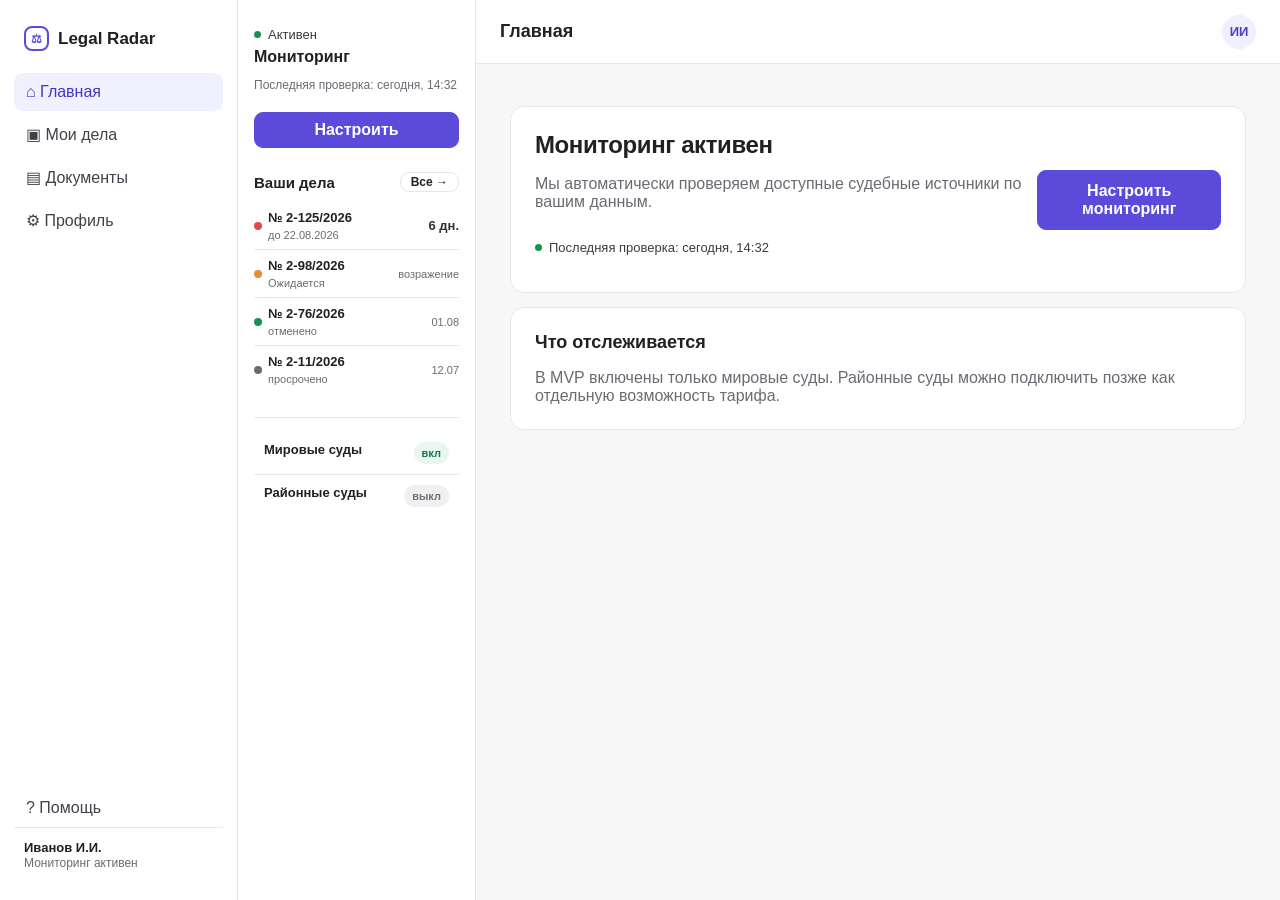
<file: index3.html>
<!doctype html>
<html lang="ru">
<head>
<meta charset="utf-8">
<meta name="viewport" content="width=device-width,initial-scale=1">
<title>Legal Radar — MVP</title>
<style>
:root{
  --bg:#f7f7f8; --panel:#fff; --text:#202123; --muted:#6b6b73;
  --line:#e7e7ea; --accent:#5b4bdb; --accent2:#4d3fd0;
  --danger:#e5484d; --danger-bg:#fff4f4; --success:#159447;
  --sidebar:238px; --radius:14px;
}
*{box-sizing:border-box}
body{margin:0;font-family:-apple-system,BlinkMacSystemFont,"Segoe UI",Inter,Arial,sans-serif;color:var(--text);background:var(--bg)}
button,input,textarea{font:inherit}
button{cursor:pointer}
.app{display:flex;min-height:100vh}

/* ----- ЛЕВЫЙ САЙДБАР (всегда выше средней) ----- */
.sidebar{
  width:var(--sidebar);
  background:#fff;
  border-right:1px solid var(--line);
  padding:18px 14px;
  display:flex;
  flex-direction:column;
  position:fixed;
  inset:0 auto 0 0;
  transition:transform 0.3s ease;
  z-index:30;
}
.brand{font-weight:700;font-size:17px;padding:8px 10px 22px;display:flex;gap:9px;align-items:center}
.logo{width:25px;height:25px;border:2px solid var(--accent);border-radius:8px;display:grid;place-items:center;color:var(--accent);font-size:12px}
.nav{display:grid;gap:4px}
.nav button{border:0;background:transparent;text-align:left;padding:10px 12px;border-radius:9px;color:#42424a}
.nav button.active,.nav button:hover{background:#f1f0ff;color:#4236c8}
.sidebar-bottom{margin-top:auto}
.user{padding:12px 10px;border-top:1px solid var(--line);font-size:13px}
.user b{display:block}.user span{color:var(--muted);font-size:12px}

/* ----- ОСНОВНАЯ СТРУКТУРА ----- */
.main{
  margin-left:var(--sidebar);
  width:calc(100% - var(--sidebar));
  min-height:100vh;
  display:flex;
  transition:margin 0.3s ease, width 0.3s ease;
}
.middle-col{
  width:var(--sidebar);
  flex-shrink:0;
  background:#fff;
  border-right:1px solid var(--line);
  padding:24px 16px;
  overflow-y:auto;
  height:100vh;
  position:sticky;
  top:0;
  transition:transform 0.3s ease; /* для анимации на маленьких */
}
.right-col{
  flex:1;
  min-height:100vh;
  background:var(--bg);
}

/* ----- ТОПБАР ----- */
.topbar{
  height:64px;
  border-bottom:1px solid var(--line);
  background:rgba(255,255,255,.85);
  display:flex;
  align-items:center;
  justify-content:space-between;
  padding:0 24px;
  position:sticky;
  top:0;
  z-index:5;
  backdrop-filter:blur(10px);
}
.topbar-left{
  display:flex;
  align-items:center;
  gap:10px;
}
.btn-icon{
  background:transparent;
  border:0;
  font-size:24px;
  line-height:1;
  padding:4px 6px;
  cursor:pointer;
  color:#42424a;
  display:none;
}
.btn-icon:hover{color:#202123}
.topbar h1{font-size:18px;margin:0}

/* Навигация в топбаре (для средних экранов) */
.topbar-nav{
  display:flex;
  gap:6px;
  align-items:center;
}
.topbar-nav button{
  border:0;
  background:transparent;
  padding:6px 12px;
  border-radius:6px;
  color:#42424a;
  font-size:13px;
  white-space:nowrap;
}
.topbar-nav button.active,
.topbar-nav button:hover{
  background:#f1f0ff;
  color:#4236c8;
}
.avatar{
  width:34px;height:34px;border-radius:50%;
  background:#efefff;color:#4a3fc7;
  display:grid;place-items:center;
  font-weight:700;font-size:13px;
  flex-shrink:0;
}

/* Выпадающее меню для мобилок (дублирует левый сайдбар) */
.mobile-nav{
  display:none;
  position:absolute;
  top:64px;
  left:0;
  right:0;
  background:#fff;
  border-bottom:1px solid var(--line);
  box-shadow:0 8px 16px rgba(0,0,0,.08);
  padding:8px 0;
  z-index:20;
}
.mobile-nav button{
  display:block;
  width:100%;
  border:0;
  background:transparent;
  text-align:left;
  padding:12px 24px;
  font-size:15px;
  color:#42424a;
}
.mobile-nav button.active,
.mobile-nav button:hover{
  background:#f1f0ff;
  color:#4236c8;
}
.mobile-nav.open{display:block}

/* ----- ЗАТЕМНЕНИЕ (оверлей) ----- */
#overlay{
  position:fixed;
  top:0;
  left:0;
  width:100%;
  height:100%;
  background:rgba(0,0,0,0.3);
  z-index:15;
  display:none;
  cursor:pointer;
}

/* ----- КНОПКА ОТКРЫТИЯ ЛЕВОГО ВНУТРИ СРЕДНЕЙ ----- */
.middle-col .open-left-btn{
  background:transparent;
  border:0;
  font-size:20px;
  padding:4px 8px;
  cursor:pointer;
  color:#42424a;
  display:inline-block;
  margin-bottom:10px;
}
.middle-col .open-left-btn:hover{color:#202123}

/* ----- АДАПТИВНОСТЬ ----- */

/* 1. Большие экраны (≥1024px) — все три колонки видны */
@media (min-width:1024px){
  .sidebar{
    transform:translateX(0);
    pointer-events:auto;
  }
  .main{
    margin-left:var(--sidebar);
    width:calc(100% - var(--sidebar));
  }
  .middle-col{
    display:block;
    width:var(--sidebar);
    transform:translateX(0); /* статична */
    pointer-events:auto;
  }
  .topbar-nav{display:none}
  .btn-icon{display:none}
  .middle-col .open-left-btn{display:none}
  .mobile-nav{display:none !important}
}

/* 2. Средние экраны (768–1023px) — левый скрыт, средняя видна */
@media (min-width:768px) and (max-width:1023px){
  .sidebar{
    transform:translateX(-100%);
    pointer-events:none;
  }
  .sidebar.open{
    transform:translateX(0);
    pointer-events:auto;
  }
  .main{
    margin-left:0;
    width:100%;
  }
  .middle-col{
    display:block;
    width:var(--sidebar);
    position:sticky;
    transform:translateX(0);
    pointer-events:auto;
  }
  .topbar-nav{display:flex}
  .btn-icon{display:none}
  .middle-col .open-left-btn{display:inline-block}
  .mobile-nav{display:none !important}
}

/* 3. Маленькие экраны (<768px) — обе колонки скрыты, средняя как оверлей с анимацией */
@media (max-width:767px){
  .sidebar{
    transform:translateX(-100%);
    pointer-events:none;
  }
  .sidebar.open{
    transform:translateX(0);
    pointer-events:auto;
  }
  .main{
    margin-left:0;
    width:100%;
  }
  .middle-col{
    display:block; /* всегда блок */
    position:fixed;
    top:0;
    left:0;
    height:100vh;
    width:var(--sidebar);
    z-index:20;
    background:#fff;
    transform:translateX(-100%);
    transition:transform 0.3s ease;
    overflow-y:auto;
    padding:24px 16px;
    border-right:1px solid var(--line);
    pointer-events:none; /* блокируем клики, когда скрыта */
  }
  .middle-col.open{
    transform:translateX(0);
    pointer-events:auto;
  }
  .topbar-nav{display:none}
  .btn-icon{display:inline-block}
  .middle-col .open-left-btn{display:inline-block}
  .mobile-nav{display:none}
}

/* ----- ОБЩИЕ СТИЛИ КОНТЕНТА (без изменений) ----- */
.content{max-width:1040px;margin:0 auto;padding:42px 34px 70px}
.screen{display:none}.screen.active{display:block}
.muted{color:var(--muted)} .small{font-size:13px}
.card{background:var(--panel);border:1px solid var(--line);border-radius:var(--radius);padding:24px}
h2{font-size:28px;margin:0 0 10px;letter-spacing:-.4px} h3{margin:0 0 10px;font-size:18px}
.btn{border:1px solid var(--line);background:#fff;color:var(--text);padding:11px 17px;border-radius:9px;font-weight:600}
.btn.primary{background:var(--accent);border-color:var(--accent);color:#fff}
.btn.primary:hover{background:var(--accent2)}
.btn.full{width:100%}
.actions{display:flex;gap:10px;justify-content:flex-end;margin-top:24px}
.status{display:inline-flex;align-items:center;gap:7px;font-size:13px;color:#3b3b42}
.dot{width:7px;height:7px;border-radius:50%;background:var(--success)}
.info-grid{display:grid;grid-template-columns:1fr 1fr;gap:14px;margin-top:22px}
.case-list{margin-top:28px}
.case-row{display:grid;grid-template-columns:10px 1fr auto;gap:14px;align-items:center;padding:15px 0;border-bottom:1px solid var(--line)}
.case-row:last-child{border-bottom:0}
.case-dot{width:8px;height:8px;border-radius:50%;background:#6b6b73}
.case-dot.red{background:#e5484d}
.case-dot.orange{background:#e98c2e}
.case-dot.green{background:#159447}
.case-title{font-weight:650;font-size:14px}
.case-meta{font-size:12px;color:var(--muted);margin-top:4px}
.case-side{text-align:right;font-size:12px;color:var(--muted)}
.case-side strong{display:block;font-size:14px;color:#303038}
.badge-new{background:#ffe7e8;color:#c9363d}
.badge-filed{background:#fff0df;color:#ad671c}
.badge-cancelled{background:#e7f8ee;color:#187848}
.badge-overdue{background:#f0f0f2;color:#65656d}
.scope-grid{display:grid;grid-template-columns:1fr 1fr;gap:14px;margin-top:18px}
.scope-item{border:1px solid var(--line);border-radius:12px;padding:16px}
.scope-head{display:flex;justify-content:space-between;gap:12px}
.scope-item b{font-size:14px}
.scope-item p{margin:7px 0 0;font-size:12px;color:var(--muted)}
.pill{font-size:11px;padding:5px 8px;border-radius:999px;font-weight:700}
.pill.on{background:#e8f8ef;color:#187848}
.pill.off{background:#f0f0f2;color:#707079}
.consent{display:flex;gap:10px;align-items:flex-start;background:#f7f5ff;border:1px solid #dedaff;border-radius:10px;padding:13px;font-size:13px;margin-top:14px}
.consent input{width:auto;margin-top:3px}
.timer{border:1px solid #f3c7c9;background:var(--danger-bg);border-radius:12px;padding:15px 17px;min-width:190px;text-align:left}
.timer .label{font-size:12px;color:#5e5960}
.timer .days{font-size:27px;font-weight:750;color:#d3343d;line-height:1.05;margin-top:3px}
.timer .date{font-size:12px;color:var(--muted);margin-top:4px}
.info{padding:18px;border:1px solid var(--line);border-radius:12px;text-align:left}
.info b{display:block;margin-bottom:7px;font-size:14px}
.info span{font-size:13px;color:var(--muted)}
.alert{border:1px solid #f3c7c9;background:var(--danger-bg);border-radius:14px;padding:25px;margin-bottom:22px}
.alert-head{display:flex;gap:14px;align-items:flex-start}
.alert-icon{width:36px;height:36px;border-radius:50%;background:#ffe1e2;color:var(--danger);display:grid;place-items:center;font-weight:800}
.alert h2{font-size:21px;margin:2px 0 6px}
.alert p{margin:0;color:var(--muted);font-size:14px}
.kv{display:grid;grid-template-columns:170px 1fr;gap:13px 20px;margin:24px 0;font-size:14px}
.kv dt{color:var(--muted)}
.kv dd{margin:0;font-weight:600}
.notice{background:#f6f6f8;border:1px solid var(--line);border-radius:10px;padding:13px 15px;font-size:13px;color:#4d4d55}
.detail-actions{display:flex;justify-content:space-between;align-items:center;gap:12px;margin-top:20px}
.form-card{max-width:900px;margin:30px auto}
.steps{display:flex;gap:26px;border-bottom:1px solid var(--line);padding-bottom:18px;margin-bottom:28px;font-size:13px;color:var(--muted)}
.step.active{color:var(--accent);font-weight:700}
.step.done{color:#159447}
label{display:block;font-size:13px;font-weight:600;margin:18px 0 7px}
input,textarea{width:100%;border:1px solid #dcdce1;border-radius:9px;padding:11px 12px;background:#fff;outline:none}
input:focus,textarea:focus{border-color:#8c82e8;box-shadow:0 0 0 3px #eeeaff}
.radio{display:flex;align-items:center;gap:10px;padding:13px 14px;border:1px solid var(--line);border-radius:9px;margin:8px 0;cursor:pointer}
.radio.selected{border-color:#9d95eb;background:#f7f5ff}
.radio input{width:auto}
.result{text-align:center;max-width:760px;margin:40px auto}
.check{width:72px;height:72px;border-radius:50%;background:#e8f8ef;color:#159447;display:grid;place-items:center;font-size:34px;margin:0 auto 22px}
.file{display:flex;align-items:center;justify-content:space-between;border:1px solid var(--line);padding:15px 17px;border-radius:10px;text-align:left;margin:26px 0}
.file strong{display:block;font-size:14px}
.file span{font-size:12px;color:var(--muted)}
.instruction{max-width:820px;margin:30px auto}
.instruction-row{display:flex;gap:15px;padding:18px 0;border-bottom:1px solid var(--line)}
.num{width:32px;height:32px;border-radius:9px;background:#f0efff;color:#4c40cc;display:grid;place-items:center;font-weight:700;flex:none}
.case{max-width:900px;margin:30px auto}
.case-card{margin-top:18px}
.badge{display:inline-block;font-size:11px;padding:4px 7px;border-radius:6px;background:#ffe7e8;color:#c9363d;margin-left:8px}
</style>
</head>
<body>
<div class="app">

<!-- ЛЕВЫЙ САЙДБАР -->
<aside class="sidebar" id="sidebar">
  <div class="brand"><div class="logo">⚖</div><span>Legal Radar</span></div>
  <nav class="nav" id="sidebarNav">
    <button class="active" data-screen="home">⌂ <span>Главная</span></button>
    <button data-screen="cases">▣ <span>Мои дела</span></button>
    <button data-screen="documents">▤ <span>Документы</span></button>
    <button data-screen="settings">⚙ <span>Профиль</span></button>
  </nav>
  <div class="sidebar-bottom">
    <div class="nav"><button data-screen="help">? <span>Помощь</span></button></div>
    <div class="user"><div><b>Иванов И.И.</b><span>Мониторинг активен</span></div></div>
  </div>
</aside>

<!-- ЗАТЕМНЕНИЕ -->
<div id="overlay"></div>

<!-- ОСНОВНАЯ ЧАСТЬ -->
<div class="main">
  <!-- СРЕДНЯЯ КОЛОНКА -->
  <div class="middle-col" id="middleCol">
    <button class="btn-icon" id="openLeftBtn" aria-label="Открыть навигацию">&larr;</button>
    <!-- <button class="open-left-btn" id="openLeftBtn" aria-label="Открыть нlвигацию">&larr; Навигация</button> -->

    <div style="margin-bottom:24px">
      <div class="status"><span class="dot"></span> Активен</div>
      <p style="font-weight:600;font-size:16px;margin:6px 0 2px">Мониторинг</p>
      <p class="muted" style="font-size:12px">Последняя проверка: сегодня, 14:32</p>
      <button class="btn primary full" style="margin-top:8px;padding:8px" onclick="show('monitor')">Настроить</button>
    </div>
    <div>
      <div style="display:flex;justify-content:space-between;align-items:center">
        <h3 style="font-size:15px;margin:0">Ваши дела</h3>
        <button class="btn" style="padding:2px 10px;font-size:12px" onclick="show('cases')">Все →</button>
      </div>
      <div style="margin-top:10px">
        <div class="case-row" style="padding:8px 0;grid-template-columns:6px 1fr auto;gap:8px">
          <span class="case-dot red"></span>
          <div><div class="case-title" style="font-size:13px">№ 2-125/2026</div><div class="case-meta" style="font-size:11px">до 22.08.2026</div></div>
          <div class="case-side" style="font-size:11px"><strong style="font-size:13px">6 дн.</strong></div>
        </div>
        <div class="case-row" style="padding:8px 0;grid-template-columns:6px 1fr auto;gap:8px">
          <span class="case-dot orange"></span>
          <div><div class="case-title" style="font-size:13px">№ 2-98/2026</div><div class="case-meta" style="font-size:11px">Ожидается</div></div>
          <div class="case-side" style="font-size:11px">возражение</div>
        </div>
        <div class="case-row" style="padding:8px 0;grid-template-columns:6px 1fr auto;gap:8px">
          <span class="case-dot green"></span>
          <div><div class="case-title" style="font-size:13px">№ 2-76/2026</div><div class="case-meta" style="font-size:11px">отменено</div></div>
          <div class="case-side" style="font-size:11px">01.08</div>
        </div>
        <div class="case-row" style="padding:8px 0;grid-template-columns:6px 1fr auto;gap:8px;border-bottom:0">
          <span class="case-dot"></span>
          <div><div class="case-title" style="font-size:13px">№ 2-11/2026</div><div class="case-meta" style="font-size:11px">просрочено</div></div>
          <div class="case-side" style="font-size:11px">12.07</div>
        </div>
      </div>
    </div>
    <div style="margin-top:24px;border-top:1px solid var(--line);padding-top:14px">
      <div class="scope-item" style="padding:10px;border:0;border-bottom:1px solid var(--line);border-radius:0">
        <div class="scope-head"><b style="font-size:13px">Мировые суды</b><span class="pill on">вкл</span></div>
      </div>
      <div class="scope-item" style="padding:10px;border:0">
        <div class="scope-head"><b style="font-size:13px">Районные суды</b><span class="pill off">выкл</span></div>
      </div>
    </div>
  </div>

  <!-- ПРАВАЯ КОЛОНКА -->
  <div class="right-col">
    <header class="topbar">
      <div class="topbar-left">
        <button class="btn-icon" id="toggleMiddleBtn" aria-label="Открыть сводку">&larr;</button>
        <h1 id="pageTitle">Главная</h1>
      </div>
      <div class="topbar-nav" id="topbarNav">
        <button class="active" data-screen="home">Главная</button>
        <button data-screen="cases">Дела</button>
        <button data-screen="documents">Документы</button>
        <button data-screen="settings">Профиль</button>
        <button data-screen="help">Помощь</button>
      </div>
      <div class="avatar">ИИ</div>
    </header>

    <!-- Выпадающее меню для мобилок -->
    <div class="mobile-nav" id="mobileNav">
      <button class="active" data-screen="home">⌂ Главная</button>
      <button data-screen="cases">▣ Мои дела</button>
      <button data-screen="documents">▤ Документы</button>
      <button data-screen="settings">⚙ Профиль</button>
      <button data-screen="help">? Помощь</button>
    </div>

    <!-- СЕКЦИИ (без изменений) -->
    <section id="home" class="screen active">
    <div class="content">
      <div class="card">
        <div class="detail-actions" style="margin-top:0">
          <div>
            <h2 style="font-size:24px">Мониторинг активен</h2>
            <p class="muted">Мы автоматически проверяем доступные судебные источники по вашим данным.</p>
            <p class="status"><span class="dot"></span> Последняя проверка: сегодня, 14:32</p>
          </div>
          <button class="btn primary" onclick="show('monitor')">Настроить мониторинг</button>
        </div>
      </div>
      <div class="card" style="margin-top:14px">
        <h3>Что отслеживается</h3>
        <p class="muted" style="margin-bottom:0">В MVP включены только мировые суды. Районные суды можно подключить позже как отдельную возможность тарифа.</p>
      </div>
      <div id="monitor" class="card form-card" style="display:none">
        <h2>Подключить мониторинг</h2><p class="muted">Заполните данные один раз — дальше сервис будет проверять источники автоматически.</p>
        <label>Фамилия</label><input placeholder="Иванов">
        <label>Имя</label><input placeholder="Иван">
        <label>Отчество</label><input placeholder="Иванович">
        <label>Дата рождения</label><input type="date">
        <label>Регион</label><input placeholder="Москва и Московская область">
        <label class="consent"><input type="checkbox" checked> <span>Я даю согласие на обработку моих персональных данных для мониторинга судебных событий, подготовки документов и направления их в суд в рамках выбранных мной действий.</span></label>
        <div class="actions"><button class="btn" onclick="show('home')">Отмена</button><button class="btn primary" onclick="show('home')">Начать мониторинг</button></div>
      </div>
    </div>
    </section>

    <section id="alert" class="screen">
    <div class="content">
      <div class="alert">
        <div class="detail-actions" style="margin-top:0;align-items:flex-start">
          <div class="alert-head"><div class="alert-icon">!</div><div><h2>Обнаружен судебный приказ</h2><p>Новое событие · обнаружено сегодня</p></div></div>
          <div class="timer"><div class="label">Срок для возражений</div><div class="days">6 дней</div><div class="date">до 22.08.2026 включительно</div></div>
        </div>
        <dl class="kv">
          <dt>Суд</dt><dd>Мировой судья судебного участка №125 г. Москвы</dd>
          <dt>Дата приказа</dt><dd>12.08.2026</dd>
          <dt>Взыскатель</dt><dd>ООО «Долг Сервис»</dd>
          <dt>Сумма взыскания</dt><dd>47 830 ₽</dd>
          <dt>Номер дела</dt><dd>2-125/2026</dd>
        </dl>
        <div class="notice">Если вы не согласны с требованиями взыскателя, вы можете подать возражения относительно исполнения судебного приказа.</div>
        <div class="detail-actions"><button class="btn" onclick="show('cases')">Посмотреть источник ↗</button><button class="btn primary" onclick="show('prepare')">Подготовить возражение</button></div>
      </div>
    </div>
    </section>

    <section id="prepare" class="screen">
    <div class="content"><div class="card form-card">
      <div class="steps"><span class="step active">1 Данные</span><span class="step">2 Подтверждение</span><span class="step">3 Документ</span></div>
      <h2>Подготовка возражения</h2><p class="muted">Мы подставим эти данные в документ. Вы сможете проверить его перед отправкой.</p>
      <div class="info" style="margin-top:20px;text-align:left"><b>Суд</b><span>Мировой судья судебного участка №125 г. Москвы</span><br><b style="margin-top:12px">Дело</b><span>2-125/2026 · ООО «Долг Сервис» · 47 830 ₽</span></div>
      <label>ФИО</label><input value="Иванов Иван Иванович">
      <label>Дата рождения</label><input value="15.05.1987">
      <label>Адрес регистрации</label><input value="г. Москва, ул. Ленина, д. 1, кв. 1">
      <label class="consent"><input type="checkbox" checked> <span>Я даю согласие на обработку моих персональных данных для подготовки возражения и направления его в суд. Согласие действует до его отзыва.</span></label>
      <label>Вы не согласны с требованиями взыскателя?</label>
      <label class="radio selected"><input type="radio" name="q" checked> Да, не согласен</label>
      <label class="radio"><input type="radio" name="q"> Частично не согласен</label>
      <label class="radio"><input type="radio" name="q"> Не знаю</label>
      <label>Хотите что-то добавить? <span class="muted">(необязательно)</span></label>
      <textarea rows="3" placeholder="Например: я уже оплатил задолженность, не получал документы и т. п."></textarea>
      <div class="actions"><button class="btn" onclick="show('alert')">Назад</button><button class="btn primary" onclick="show('result')">Подготовить документ</button></div>
    </div></div>
    </section>

    <section id="result" class="screen">
    <div class="content"><div class="card result">
      <div class="check">✓</div><h2>Возражение подготовлено</h2>
      <p class="muted">Документ сформирован на основании данных вашего судебного приказа.</p>
      <div class="file"><div><strong>Возражение относительно исполнения судебного приказа.pdf</strong><span>PDF · 78 КБ</span></div><button class="btn">↓ Скачать</button></div>
      <h3 style="text-align:left">Что делать дальше</h3>
      <div class="instruction-row" style="text-align:left"><div class="num">1</div><div>Скачайте документ.</div></div>
      <div class="instruction-row" style="text-align:left"><div class="num">2</div><div>Подпишите его.</div></div>
      <div class="instruction-row" style="text-align:left"><div class="num">3</div><div>Направьте в суд одним из способов, указанных в инструкции.</div></div>
      <div class="actions"><button class="btn" onclick="show('instruction')">Показать инструкцию</button><button class="btn primary">Скачать документ</button></div>
    </div></div>
    </section>

    <section id="instruction" class="screen">
    <div class="content"><div class="card instruction">
      <h2>Как направить возражение в суд</h2><p class="muted">Выберите удобный способ.</p>
      <div class="instruction-row"><div class="num">1</div><div><b>Лично в канцелярию суда</b><br><span class="muted">Отнесите 2 экземпляра возражения в канцелярию суда. На вашем экземпляре поставят отметку о принятии.</span></div></div>
      <div class="instruction-row"><div class="num">2</div><div><b>Почтой России</b><br><span class="muted">Отправьте заказным письмом с описью вложения и уведомлением о вручении.</span></div></div>
      <div class="instruction-row"><div class="num">3</div><div><b>Через ГАС «Правосудие»</b><br><span class="muted">Если суд принимает документы в электронном виде, используйте соответствующий сервис.</span></div></div>
      <div class="notice" style="margin-top:20px"><b>Важно:</b> срок подачи возражений зависит от даты получения судебного приказа. Если срок пропущен, могут потребоваться дополнительные действия.</div>
      <div class="actions"><button class="btn" onclick="show('result')">Назад</button><button class="btn primary">Скачать инструкцию PDF</button></div>
    </div></div>
    </section>

    <section id="cases" class="screen">
    <div class="content"><h2>Мои дела</h2><p class="muted">История найденных судебных приказов.</p>
    <div class="card case-card">
      <div class="case-row"><span class="case-dot red"></span><div><div class="case-title">№ 2-125/2026 <span class="badge badge-new">Новое</span></div><div class="case-meta">Участок №125 · 12.08.2026 · 47 830 ₽</div></div><div class="case-side"><strong>6 дней</strong>до 22.08.2026</div></div>
      <div class="case-row"><span class="case-dot orange"></span><div><div class="case-title">№ 2-98/2026 <span class="badge badge-filed">Подано возражение</span></div><div class="case-meta">Участок №98 · 05.08.2026 · 18 400 ₽</div></div><div class="case-side">Ожидается отмена</div></div>
      <div class="case-row"><span class="case-dot green"></span><div><div class="case-title">№ 2-76/2026 <span class="badge badge-cancelled">Отменено</span></div><div class="case-meta">Участок №76 · 21.07.2026 · 22 150 ₽</div></div><div class="case-side">Отменено 01.08.2026</div></div>
      <div class="case-row"><span class="case-dot"></span><div><div class="case-title">№ 2-11/2026 <span class="badge badge-overdue">Просрочено</span></div><div class="case-meta">Участок №11 · 02.07.2026 · 7 600 ₽</div></div><div class="case-side">Просрочено 12.07.2026</div></div>
    </div>
    </div></section>

    <section id="documents" class="screen"><div class="content"><h2>Документы</h2><p class="muted">Здесь будут ваши подготовленные документы.</p><div class="card" style="margin-top:20px"><div class="file" style="margin:0"><div><strong>Возражение относительно исполнения судебного приказа.pdf</strong><span>Подготовлено сегодня</span></div><button class="btn">↓</button></div></div></div></section>
    <section id="settings" class="screen"><div class="content"><h2>Профиль</h2><p class="muted">Ваши данные и разрешения.</p>
    <div class="card" style="margin-top:20px">
      <div class="detail-actions" style="margin-top:0"><h3>Персональные данные</h3><button class="btn">Редактировать</button></div>
      <dl class="kv"><dt>ФИО</dt><dd>Иванов Иван Иванович</dd><dt>Дата рождения</dt><dd>15.05.1987</dd><dt>Адрес регистрации</dt><dd>г. Москва, ул. Ленина, д. 1, кв. 1</dd></dl>
    </div>
    <div class="card" style="margin-top:14px">
      <h3>Согласие на обработку данных</h3>
      <p class="muted">Согласие дано 16.08.2026 для мониторинга судебных событий, подготовки и направления документов.</p>
      <div class="status"><span class="dot"></span> Согласие активно</div>
      <div class="actions"><button class="btn">Отозвать согласие</button></div>
    </div>
    <div class="card" style="margin-top:14px">
      <h3>Тариф и мониторинг</h3>
      <div class="scope-grid">
        <div class="scope-item"><div class="scope-head"><b>Мировые суды</b><span class="pill on">Включено</span></div><p>Активно в текущем тарифе.</p></div>
        <div class="scope-item"><div class="scope-head"><b>Районные суды</b><span class="pill off">Не включено</span></div><p>Подключение доступно в расширенном тарифе.</p></div>
      </div>
    </div>
    </div></section>
    <section id="help" class="screen"><div class="content"><h2>Помощь</h2><div class="card" style="margin-top:20px"><h3>Как работает Legal Radar?</h3><p class="muted">Сервис отслеживает доступные судебные источники, сообщает о новых событиях и помогает подготовить документы по стандартным сценариям.</p></div></div></section>
  </div> <!-- /right-col -->
</div> <!-- /main -->
</div> <!-- /app -->

<script>
const titles={home:"Главная",alert:"Новое событие",prepare:"Подготовка возражения",result:"Документ готов",instruction:"Инструкция",cases:"Мои дела",documents:"Документы",settings:"Профиль",help:"Помощь",monitor:"Подключить мониторинг"};

function show(id){
  document.querySelectorAll(".screen").forEach(s=>s.classList.remove("active"));
  const el=document.getElementById(id); if(el) el.classList.add("active");
  document.getElementById("pageTitle").textContent=titles[id]||"Legal Radar";
  document.querySelectorAll(".nav button, .topbar-nav button, .mobile-nav button").forEach(b=>{
    b.classList.toggle("active", b.dataset.screen===id);
  });
  if(id==="monitor") document.getElementById("monitor").style.display="block";
  window.scrollTo({top:0,behavior:"smooth"});
  document.getElementById("mobileNav").classList.remove("open");
}

// Навигация по клику на кнопки
document.querySelectorAll(".nav button, .topbar-nav button, .mobile-nav button").forEach(b=>{
  b.addEventListener("click", ()=>{
    show(b.dataset.screen);
    if (window.innerWidth < 1024) {
      closeAllPanels();
    }
  });
});

// ----- УПРАВЛЕНИЕ ПАНЕЛЯМИ -----
const sidebar = document.getElementById('sidebar');
const middleCol = document.getElementById('middleCol');
const overlay = document.getElementById('overlay');
const toggleMiddleBtn = document.getElementById('toggleMiddleBtn');
const openLeftBtn = document.getElementById('openLeftBtn');

function closeAllPanels() {
  sidebar.classList.remove('open');
  middleCol.classList.remove('open');
  overlay.style.display = 'none';
}

// Переключение средней панели (только на маленьких)
function toggleMiddle() {
  const width = window.innerWidth;
  if (width >= 1024) return;
  if (width >= 768) return;
  if (middleCol.classList.contains('open')) {
    closeAllPanels();
  } else {
    closeAllPanels();
    middleCol.classList.add('open');
    overlay.style.display = 'block';
  }
}

// Переключение левой панели (исправлено: на средних не добавляем класс open средней)
function toggleLeft() {
  const width = window.innerWidth;
  if (width >= 1024) return;
  if (sidebar.classList.contains('open')) {
    sidebar.classList.remove('open');
    if (!middleCol.classList.contains('open')) {
      overlay.style.display = 'none';
    } else {
      overlay.style.display = 'block';
    }
  } else {
    if (width < 768 && !middleCol.classList.contains('open')) {
      middleCol.classList.add('open');
    }
    sidebar.classList.add('open');
    overlay.style.display = 'block';
  }
}

function handleOverlayClick(e) {
  e.stopPropagation();
  if (sidebar.classList.contains('open')) {
    sidebar.classList.remove('open');
    if (!middleCol.classList.contains('open')) {
      overlay.style.display = 'none';
    }
  } else if (middleCol.classList.contains('open')) {
    middleCol.classList.remove('open');
    overlay.style.display = 'none';
  } else {
    overlay.style.display = 'none';
  }
}

toggleMiddleBtn.addEventListener('click', toggleMiddle);
openLeftBtn.addEventListener('click', toggleLeft);
overlay.addEventListener('click', handleOverlayClick);

window.addEventListener('resize', function() {
  const width = window.innerWidth;
  if (width >= 1024) {
    closeAllPanels();
  } else if (width >= 768) {
    if (middleCol.classList.contains('open')) {
      middleCol.classList.remove('open');
    }
    if (sidebar.classList.contains('open')) {
      overlay.style.display = 'block';
    } else {
      overlay.style.display = 'none';
    }
  } else {
    if (sidebar.classList.contains('open') || middleCol.classList.contains('open')) {
      overlay.style.display = 'block';
    } else {
      overlay.style.display = 'none';
    }
  }
});
</script>
</body>
</html>
</file>
